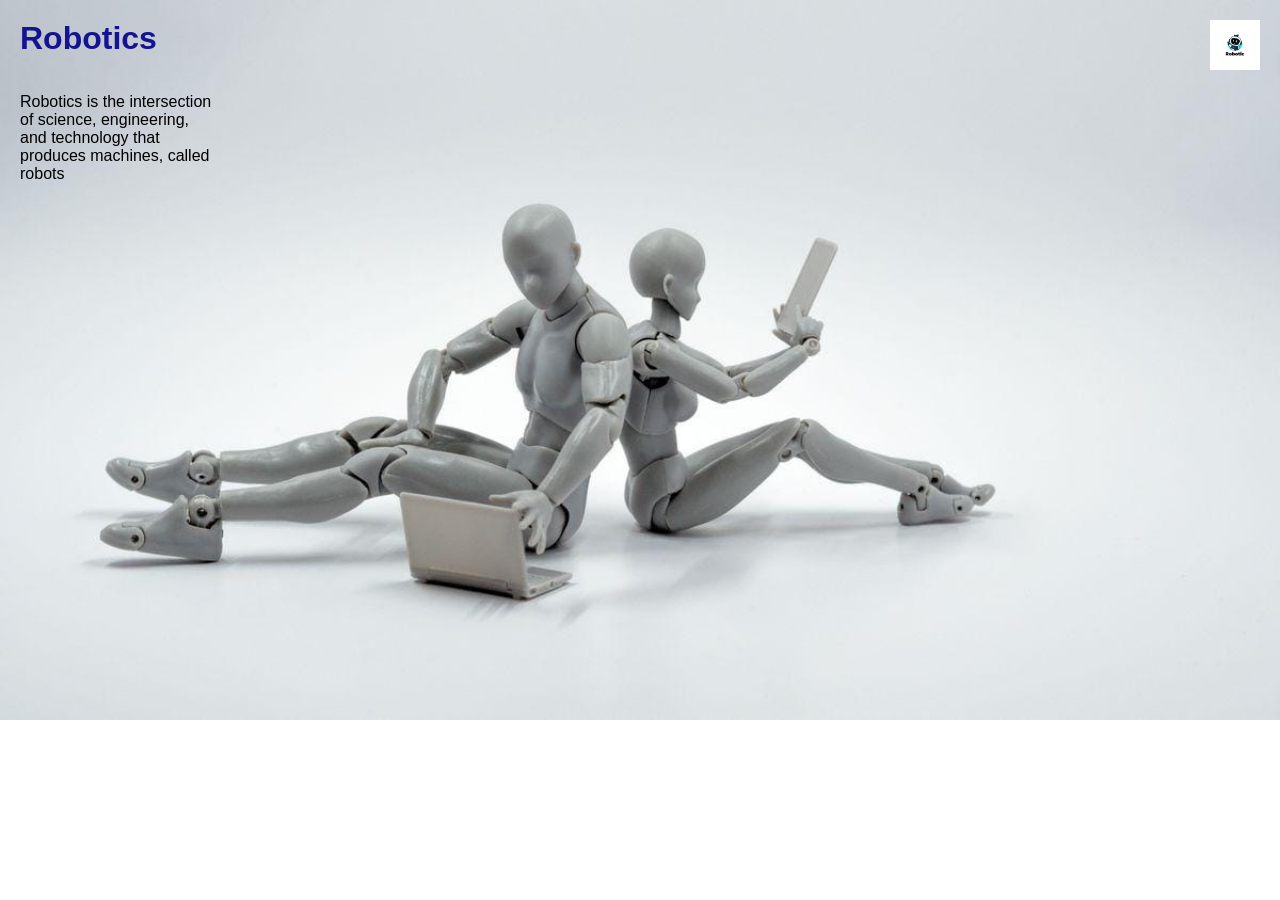
<file: Que1/index.html>
<!DOCTYPE html>
<html lang="en">
<head>
    <meta charset="UTF-8">
    <meta name="viewport" content="width=device-width, initial-scale=1.0">
    <title>Document</title>
    <link rel="stylesheet" href="style.css">
</head>
<body>
    <div class="container">
     <div class="content">
        <h1>Robotics</h1><br><br>
        <p>Robotics is the intersection of science,
             engineering, and technology that
              produces machines, called robots</p>
     </div>
     <div class="logo">
<img src="../assets/logo.avif" >
     </div>
    </div>
</body>
</html>
</file>
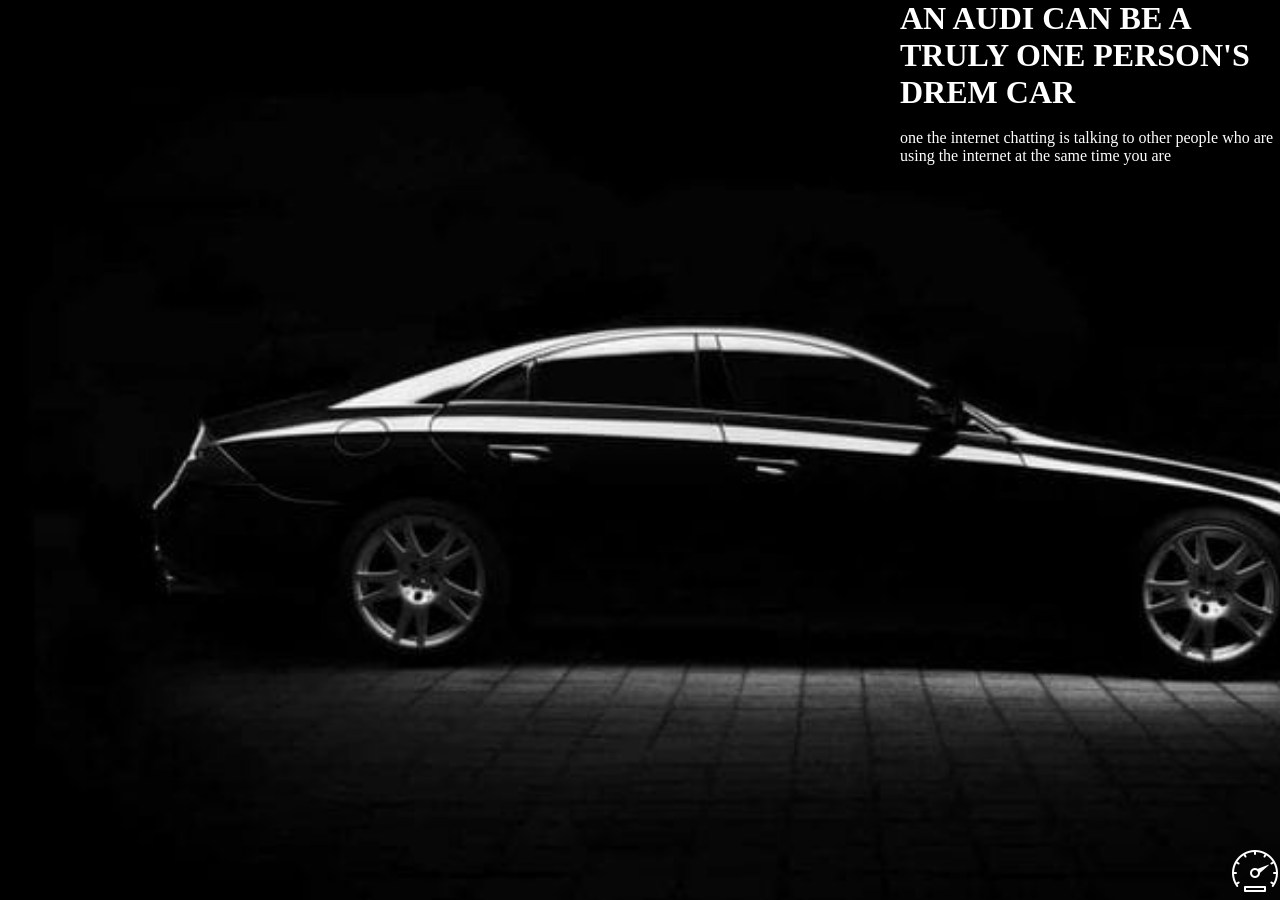
<file: Que2/index.html>
<!DOCTYPE html>
<html lang="en">
<head>
    <meta charset="UTF-8">
    <meta name="viewport" content="width=device-width, initial-scale=1.0">
    <title>audi</title>
    <link rel="stylesheet" href="style.css">
</head>

<body>
    <div class="container">
        <div class="content">
            <h1>AN AUDI CAN BE A TRULY ONE PERSON'S DREM CAR</h1><br>
            <p>one the internet chatting is talking to other people who are using 
                the internet at the same time you are
            </p>
        </div>
        <div class="logo">
            <img src="[data-uri]" alt="speedometer">
        </div>
    </div>
</body>
</html>
</file>
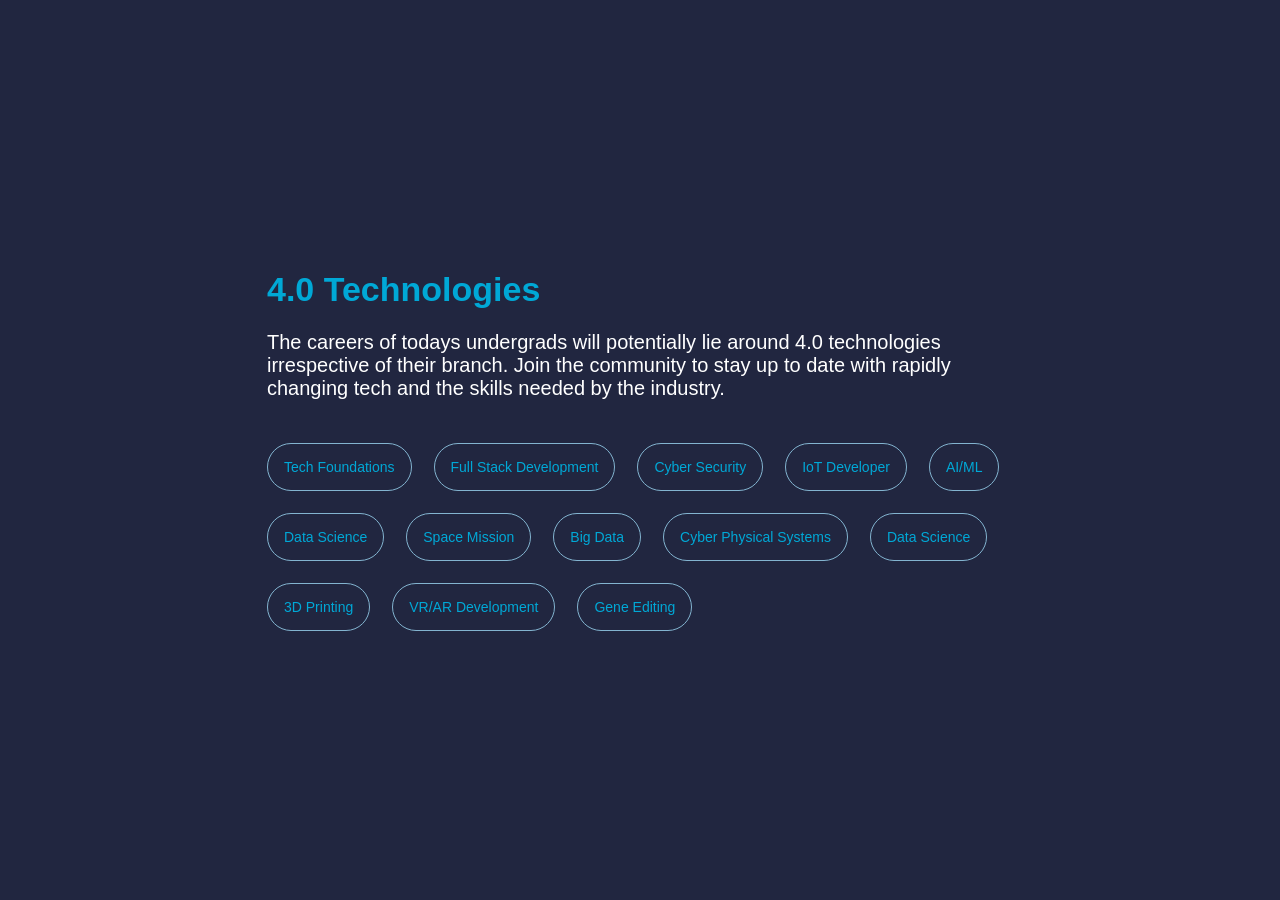
<file: Que3/index.html>
<!DOCTYPE html>
<html lang="en">
<head>
    <meta charset="UTF-8">
    <meta name="viewport" content="width=device-width, initial-scale=1.0">
    <title>4.0 Technologies</title>
    <link rel="stylesheet" href="style.css">
</head>
<body>

    <section class="technology-section">

        <h1>4.0 Technologies</h1>

        <p class="description">
            The careers of todays undergrads will potentially lie around
            4.0 technologies irrespective of their branch. Join the
            community to stay up to date with rapidly changing tech
            and the skills needed by the industry.
        </p>

        <div class="technology-list">
            <button>Tech Foundations</button>
            <button>Full Stack Development</button>
            <button>Cyber Security</button>
            <button>IoT Developer</button>
            <button>AI/ML</button>
            <button>Data Science</button>
            <button>Space Mission</button>
            <button>Big Data</button>
            <button>Cyber Physical Systems</button>
            <button>Data Science</button>
            <button>3D Printing</button>
            <button>VR/AR Development</button>
            <button>Gene Editing</button>
        </div>

    </section>

</body>
</html>
</file>
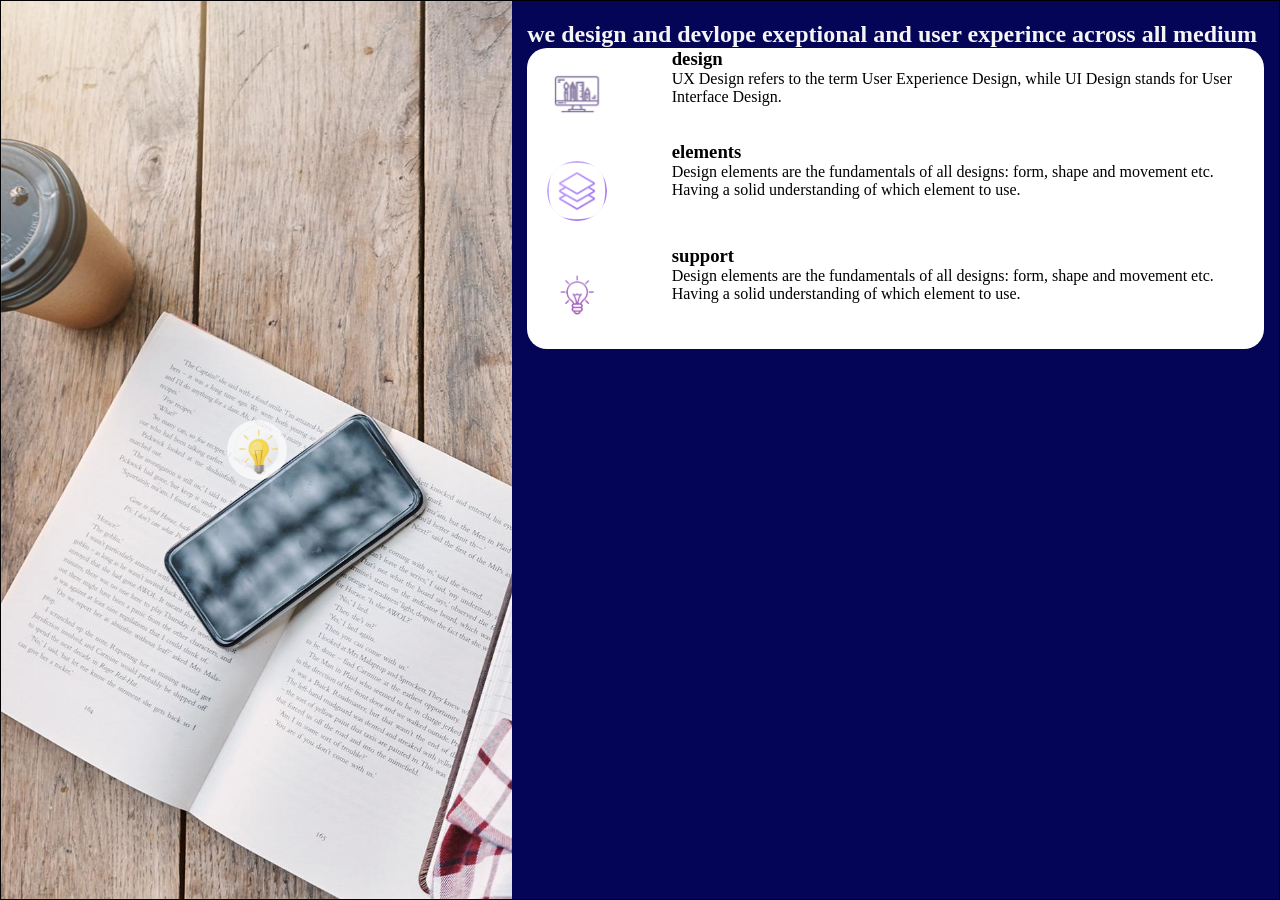
<file: Que4,5/index.html>
<!DOCTYPE html>
<html lang="en">
<head>
    <meta charset="UTF-8">
    <meta name="viewport" content="width=device-width, initial-scale=1.0">
    <title>Document</title>
    <link rel="stylesheet" href="style.css">
</head>
<body>
    <div class="box">
        <section class="top">
            <img src="../assets/light.jpeg" alt="">
        </section>
        <section class="bottem">
            <h2>we design and devlope exeptional and user experince across all medium</h2>
            <div class="content">
                <div class="tool">
                    <div class="a">
                        <img src="../assets/one.png" alt="">
                    </div><br>
                    <div class="b">
                    <h3>design</h3>
                    <p>UX Design refers to the term User Experience
                         Design, while UI Design stands for User Interface Design.</p>
                 </div >
                </div>
                <div class="tool">
                    <div class="a"><img src="../assets/two.jpeg" alt=""></div>
                    <div class="b"><h3>elements </h3>
                    <p>Design elements are the fundamentals of all designs: form, shape and movement
                         etc. Having a solid understanding of which element to use.</p></div>
                    
                </div>
                <div class="tool">
                    <div class="a">
                        <img src="../assets/three.jpeg" alt="">
                    </div>
                    <div class="b"><h3>support</h3>
                    <p>Design elements are the fundamentals of all designs: form, shape and
                         movement etc. Having a solid understanding of which element to use.</p></div>
                </div>
            </div>
        </section>
    </div>
</body>
</html>
</file>
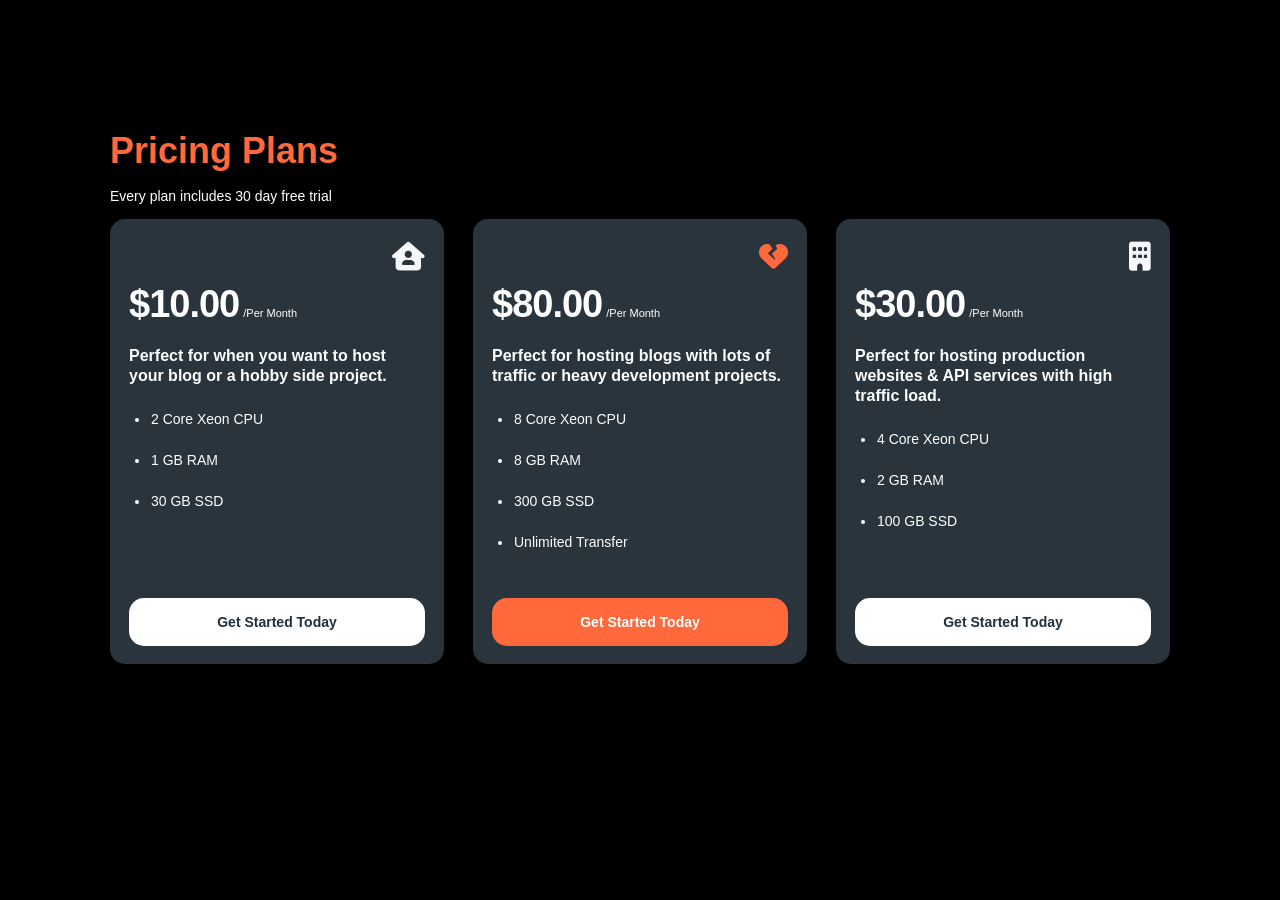
<file: Que5/index.html>
<!DOCTYPE html>
<html lang="en">
<head>
    <meta charset="UTF-8">
    <meta name="viewport" content="width=device-width, initial-scale=1.0">
    <title>Pricing Plans</title>
    <link rel="stylesheet" href="style.css">

    <!-- Font Awesome Icons -->
    <link rel="stylesheet"
          href="https://cdnjs.cloudflare.com/ajax/libs/font-awesome/6.5.2/css/all.min.css">
</head>
<body>

    <section class="pricing-section">
        <h1>Pricing Plans</h1>
        <p class="subtitle">Every plan includes 30 day free trial</p>

        <div class="pricing-container">

            <!-- Basic Plan -->
            <div class="pricing-card">
                <div class="card-icon">
                    <i class="fa-solid fa-house-user"></i>
                </div>

                <div class="price">
                    <span class="amount">$10.00</span>
                    <span class="period">/Per Month</span>
                </div>

                <h3>
                    Perfect for when you want to host your blog
                    or a hobby side project.
                </h3>

                <ul>
                    <li>2 Core Xeon CPU</li>
                    <li>1 GB RAM</li>
                    <li>30 GB SSD</li>
                </ul>

                <button class="plan-button">Get Started Today</button>
            </div>

            <!-- Pro Plan -->
            <div class="pricing-card featured">
                <div class="card-icon orange">
                    <i class="fa-solid fa-heart-crack"></i>
                </div>

                <div class="price">
                    <span class="amount">$80.00</span>
                    <span class="period">/Per Month</span>
                </div>

                <h3>
                    Perfect for hosting blogs with lots of
                    traffic or heavy development projects.
                </h3>

                <ul>
                    <li>8 Core Xeon CPU</li>
                    <li>8 GB RAM</li>
                    <li>300 GB SSD</li>
                    <li>Unlimited Transfer</li>
                </ul>

                <button class="plan-button">Get Started Today</button>
            </div>

            <!-- Business Plan -->
            <div class="pricing-card">
                <div class="card-icon">
                    <i class="fa-solid fa-building"></i>
                </div>

                <div class="price">
                    <span class="amount">$30.00</span>
                    <span class="period">/Per Month</span>
                </div>

                <h3>
                    Perfect for hosting production websites
                    &amp; API services with high traffic load.
                </h3>

                <ul>
                    <li>4 Core Xeon CPU</li>
                    <li>2 GB RAM</li>
                    <li>100 GB SSD</li>
                </ul>

                <button class="plan-button">Get Started Today</button>
            </div>

        </div>
    </section>

</body>
</html>
</file>
<file: Que1/style.css>
*{
    padding: 0;
    margin: 0;
    box-sizing: border-box;
}
body{
    background-image: url(../assets/bobo.jpeg);
    background-repeat: no-repeat;
    background-size: cover;

}
.container{
    height: 100%;
    width: 100%; 
    display: flex;  
    justify-content: space-between;
    padding: 20px;
}
.content{
    width: 200px;
    color: rgb(20, 20, 147);
    font-family: 'Lucida Sans', 'Lucida Sans Regular', 'Lucida Grande', 'Lucida Sans Unicode', Geneva, Verdana, sans-serif;
}
p{
    color: black;

}
img{
    width: 50px;
}
</file>
<file: Que2/style.css>
*{
    padding: 0;
    margin: 0;
    box-sizing: border-box;
}
body{
    width: 100%;
    height: 100vh;
    background-image: url(../assets/car.jpeg);
  background-repeat: no-repeat;
    background-size: cover;

}
.container{
    width: 100%;
    height: 100%;
    display: flex;
    flex-direction: column;
    justify-content: space-between;
    align-items: flex-end;
    
}
.content{
    color: white;
    width: 380px;
}
</file>
<file: Que3/style.css>
* {
    margin: 0;
    padding: 0;
    box-sizing: border-box;
}

body {
    width: 100%;
    height: 100vh;
    background-color: #212640;
    font-family: Arial, sans-serif;
    color: #ffffff;
    display: flex;
    justify-content: center;
    align-items: center;
}

.technology-section {
    max-width: 746px;
    margin: 0 auto;
    
}

h1 {
    color: #00a8d6;
    font-size: 34px;
    font-weight: 700;
    margin-bottom: 22px;
}

.description {
    font-size: 20px;
    line-height: 23px;
    margin-bottom: 43px;
}

.technology-list {
    display: flex;
    flex-wrap: wrap;
    gap: 22px 22px;
}

.technology-list button {
    background-color: transparent;
    color: #00a8d6;
    border: 1px solid #83b4d0;
    border-radius: 30px;
    padding: 15px 16px;
    font-size: 14px;
    cursor: pointer;
    white-space: nowrap;
    transition: 0.3s;
}

.technology-list button:hover {
    background-color: #00a8d6;
    color: #ffffff;
}
</file>
<file: Que4,5/style.css>
*{
    padding: 0;
    margin: 0;
    box-sizing: border-box;
}
.box{
    width: 100%;
    height: 100vh;
    border: 1px solid black;
}
.top{
    width: 100%;
    height: 40%;
    background-image: url(../assets/q4.jpeg);
    background-size: cover;
    display: flex;
    justify-content: center;
    align-items: center;
}
img{
    width: 60px;
    border-radius: 100%;
    opacity: 0.7;
}
.bottem{
    width: 100%;
    height: 60%;
    background-color: rgb(5, 5, 88);
    padding: 15px;
    padding-top: 20px;
}
h2{
    color: whitesmoke;
    font-variant: inherit;
}
.content{
    width: 100%;
    background-color: white;
    border-radius: 20px;
}
.tool{
    width: 100%;
    height: 33.33%;
    display: flex;
justify-content: flex-start;

    
}
.a{
    width: 15%;
    margin: 20px;
}
.b{
    width: 85%;
}
@media (min-width: 1280px) {
    .box{
        display: flex;
    }
    .top{
        width: 40%;
        height: 100%;
        
    }
    .bottem{
        width: 60%;
        height: 100%;
    }
}
</file>
<file: Que5/style.css>
/* Reset */
* {
    margin: 0;
    padding: 0;
    box-sizing: border-box;
}

body {
    background-color: #000;
    color: #fff;
    font-family: Arial, Helvetica, sans-serif;
}

/* Main Section */
.pricing-section {
    max-width: 1100px;
    margin: 130px auto 60px;
    padding: 0 20px;
}

.pricing-section h1 {
    color: #ff693b;
    font-size: 36px;
    font-weight: 700;
    margin-bottom: 16px;
}

.subtitle {
    font-size: 14px;
    margin-bottom: 15px;
    color: #fff;
}

/* Pricing Cards Layout */
.pricing-container {
    display: grid;
    grid-template-columns: repeat(3, minmax(0, 1fr));
    gap: 29px;
    align-items: stretch;
}

/* Individual Card */
.pricing-card {
    background-color: #29343d;
    border-radius: 15px;
    padding: 20px 19px 18px;
    min-height: 445px;

    display: flex;
    flex-direction: column;

    transition: transform 0.3s ease,
                box-shadow 0.3s ease;
}

.pricing-card:hover {
    transform: translateY(-5px);
    box-shadow: 0 10px 25px rgba(255, 105, 59, 0.12);
}

/* Card Icons */
.card-icon {
    height: 34px;
    display: flex;
    justify-content: flex-end;
    align-items: center;
    font-size: 29px;
    color: #f5f7fa;
    margin-bottom: 10px;
}

.card-icon.orange {
    color: #ff693b;
}

/* Price */
.price {
    display: flex;
    align-items: baseline;
    white-space: nowrap;
    margin-bottom: 20px;
}

.amount {
    font-size: 38px;
    font-weight: 700;
    letter-spacing: -1px;
}

.period {
    font-size: 11px;
    margin-left: 4px;
}

/* Description */
.pricing-card h3 {
    font-size: 16px;
    line-height: 1.25;
    font-weight: 700;
    margin-bottom: 23px;
}

/* Features */
.pricing-card ul {
    padding-left: 21px;
    margin-bottom: 25px;
}

.pricing-card li {
    font-size: 14px;
    line-height: 1.5;
    padding-left: 1px;
    margin-bottom: 20px;
}

/* Buttons */
.plan-button {
    width: 100%;
    min-height: 48px;
    margin-top: auto;

    border: none;
    border-radius: 15px;
    background-color: #fff;
    color: #23303a;

    font-size: 14px;
    font-weight: 700;
    cursor: pointer;

    transition: background-color 0.25s ease,
                color 0.25s ease;
}

.plan-button:hover {
    background-color: #e8e8e8;
}

/* Highlighted Middle Card */
.featured .plan-button {
    background-color: #ff693b;
    color: #fff;
}

.featured .plan-button:hover {
    background-color: #f35426;
}

/* Tablet */
@media (max-width: 850px) {
    .pricing-section {
        margin-top: 70px;
    }

    .pricing-container {
        grid-template-columns: repeat(2, minmax(0, 1fr));
        gap: 20px;
    }
}

/* Mobile */
@media (max-width: 560px) {
    .pricing-section {
        margin-top: 45px;
        padding: 0 18px;
    }

    .pricing-section h1 {
        font-size: 30px;
    }

    .pricing-container {
        grid-template-columns: 1fr;
        gap: 20px;
    }

    .pricing-card {
        min-height: 420px;
    }

    .amount {
        font-size: 36px;
    }
}
</file>
